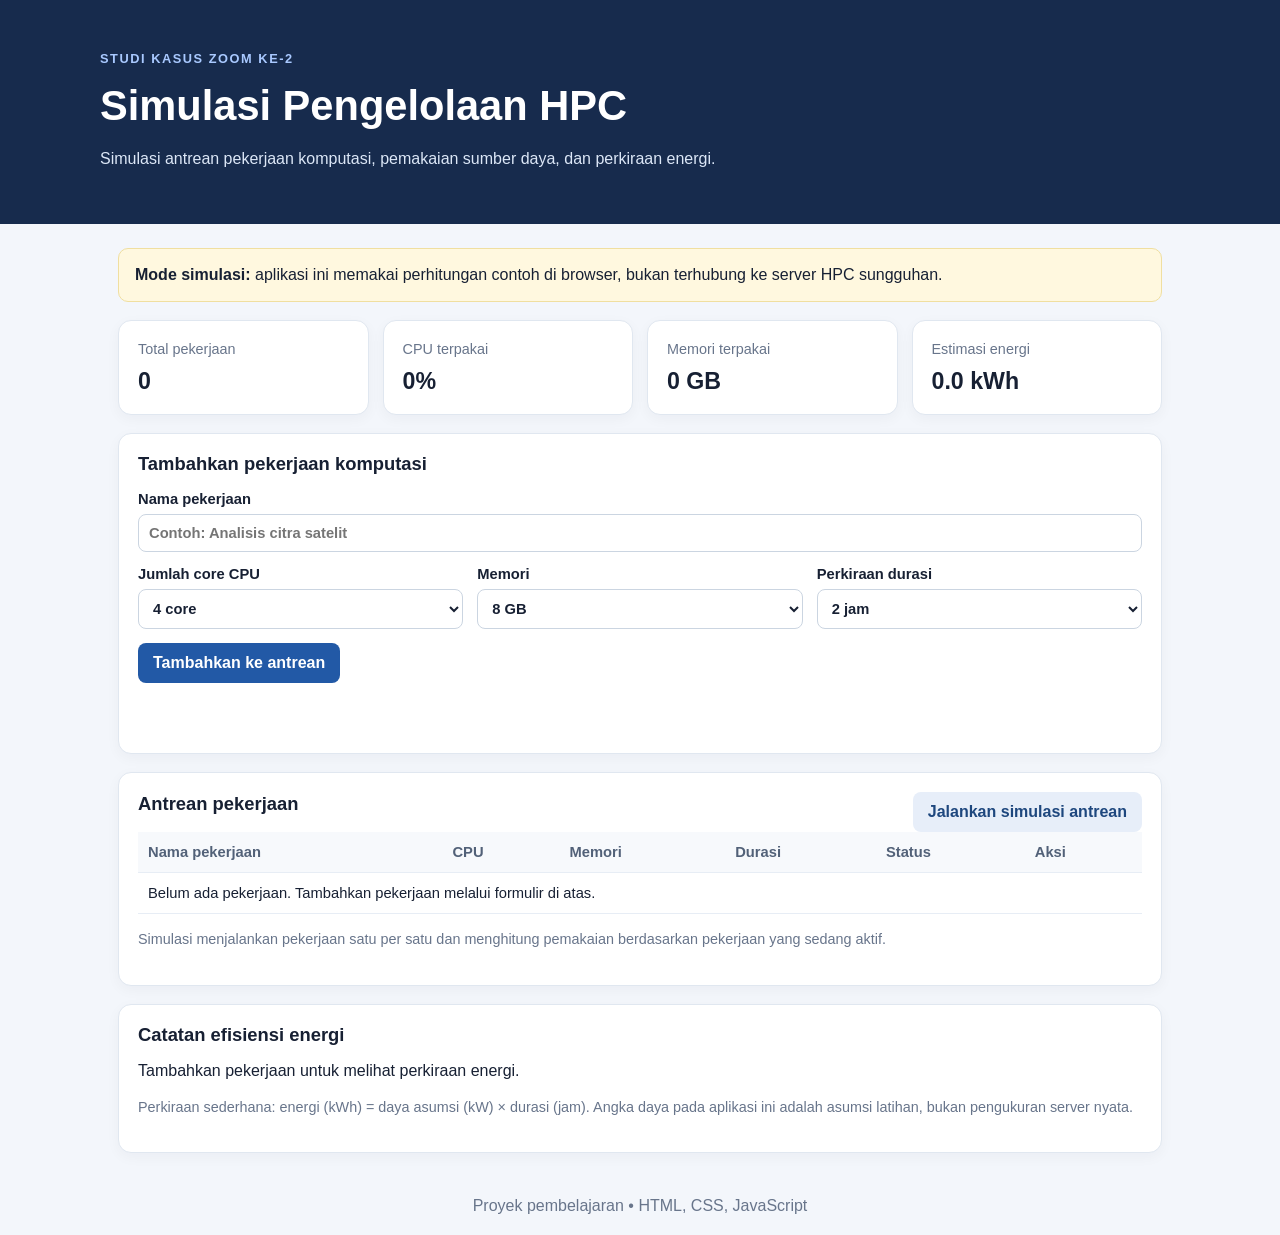
<file: STUDI KASUS KE-2/index.html>
<!doctype html>
<html lang="id">
<head>
  <meta charset="utf-8">
  <meta name="viewport" content="width=device-width, initial-scale=1">
  <title>Simulasi Pengelolaan HPC</title>
  <link rel="stylesheet" href="style.css">
</head>
<body>
  <header>
    <p class="eyebrow">STUDI KASUS ZOOM KE-2</p>
    <h1>Simulasi Pengelolaan HPC</h1>
    <p>Simulasi antrean pekerjaan komputasi, pemakaian sumber daya, dan perkiraan energi.</p>
  </header>
  <main>
    <div class="notice"><strong>Mode simulasi:</strong> aplikasi ini memakai perhitungan contoh di browser, bukan terhubung ke server HPC sungguhan.</div>
    <section class="metrics">
      <article class="metric"><span>Total pekerjaan</span><strong id="totalJobs">0</strong></article>
      <article class="metric"><span>CPU terpakai</span><strong id="cpuUsed">0%</strong></article>
      <article class="metric"><span>Memori terpakai</span><strong id="memoryUsed">0 GB</strong></article>
      <article class="metric"><span>Estimasi energi</span><strong id="energy">0 kWh</strong></article>
    </section>
    <section class="panel">
      <h2>Tambahkan pekerjaan komputasi</h2>
      <form id="jobForm">
        <label>Nama pekerjaan<input id="jobName" maxlength="50" required placeholder="Contoh: Analisis citra satelit"></label>
        <div class="form-grid">
          <label>Jumlah core CPU<select id="cores"><option value="2">2 core</option><option value="4" selected>4 core</option><option value="8">8 core</option><option value="16">16 core</option></select></label>
          <label>Memori<select id="memory"><option value="4">4 GB</option><option value="8" selected>8 GB</option><option value="16">16 GB</option><option value="32">32 GB</option></select></label>
          <label>Perkiraan durasi<select id="duration"><option value="1">1 jam</option><option value="2" selected>2 jam</option><option value="4">4 jam</option><option value="8">8 jam</option></select></label>
        </div>
        <button type="submit">Tambahkan ke antrean</button>
      </form>
      <p id="formMessage" class="message" aria-live="polite"></p>
    </section>
    <section class="panel">
      <div class="section-heading"><h2>Antrean pekerjaan</h2><button id="runButton" class="secondary">Jalankan simulasi antrean</button></div>
      <div class="table-wrap">
        <table><thead><tr><th>Nama pekerjaan</th><th>CPU</th><th>Memori</th><th>Durasi</th><th>Status</th><th>Aksi</th></tr></thead><tbody id="jobRows"></tbody></table>
      </div>
      <p class="muted">Simulasi menjalankan pekerjaan satu per satu dan menghitung pemakaian berdasarkan pekerjaan yang sedang aktif.</p>
    </section>
    <section class="panel">
      <h2>Catatan efisiensi energi</h2>
      <p id="energyNote">Tambahkan pekerjaan untuk melihat perkiraan energi.</p>
      <p class="muted">Perkiraan sederhana: energi (kWh) = daya asumsi (kW) × durasi (jam). Angka daya pada aplikasi ini adalah asumsi latihan, bukan pengukuran server nyata.</p>
    </section>
  </main>
  <footer>Proyek pembelajaran • HTML, CSS, JavaScript</footer>
  <script src="app.js"></script>
</body>
</html>
</file>
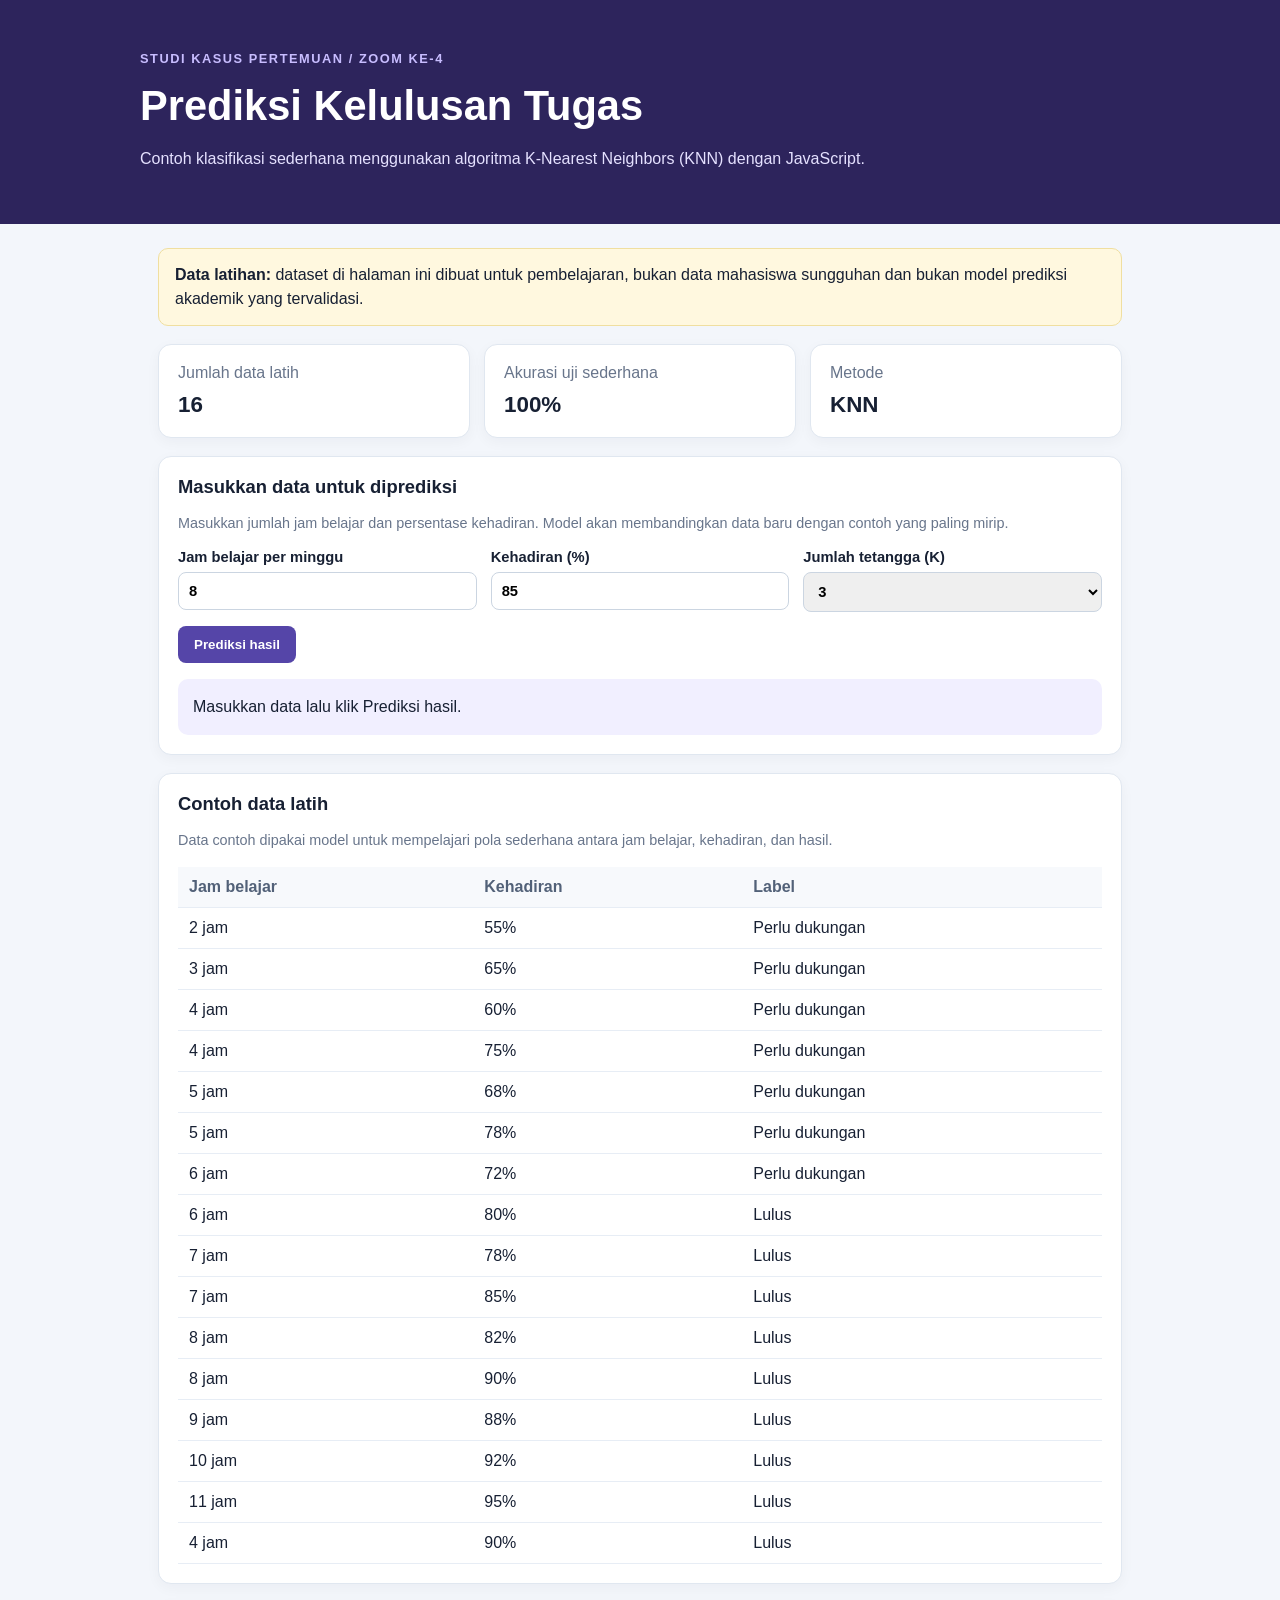
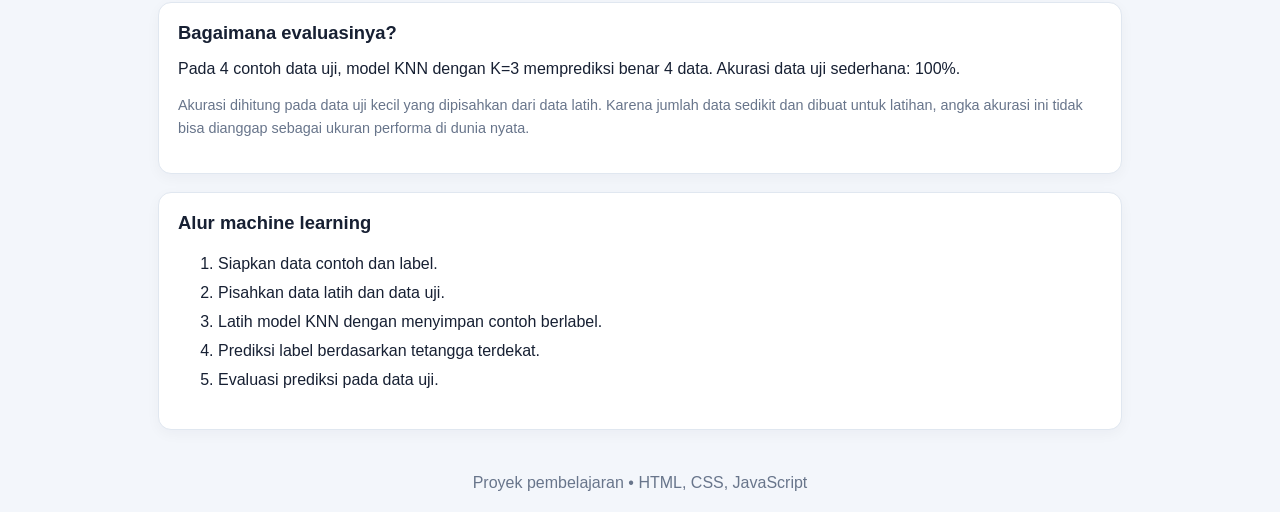
<file: STUDI KASUS KE-4/index.html>
<!doctype html>
<html lang="id">
<head>
<meta charset="utf-8"><meta name="viewport" content="width=device-width, initial-scale=1">
<title>Studi Kasus Machine Learning</title><link rel="stylesheet" href="style.css">
</head>
<body>
<header><p class="eyebrow">STUDI KASUS PERTEMUAN / ZOOM KE-4</p><h1>Prediksi Kelulusan Tugas</h1>
<p>Contoh klasifikasi sederhana menggunakan algoritma K-Nearest Neighbors (KNN) dengan JavaScript.</p></header>
<main>
<div class="notice"><b>Data latihan:</b> dataset di halaman ini dibuat untuk pembelajaran, bukan data mahasiswa sungguhan dan bukan model prediksi akademik yang tervalidasi.</div>
<section class="cards">
<article><span>Jumlah data latih</span><strong id="trainCount">0</strong></article>
<article><span>Akurasi uji sederhana</span><strong id="accuracy">-</strong></article>
<article><span>Metode</span><strong>KNN</strong></article>
</section>
<section class="panel">
<h2>Masukkan data untuk diprediksi</h2>
<p class="muted">Masukkan jumlah jam belajar dan persentase kehadiran. Model akan membandingkan data baru dengan contoh yang paling mirip.</p>
<form id="predictForm">
<div class="form-grid">
<label>Jam belajar per minggu<input id="hours" type="number" min="0" max="40" step="0.5" value="8" required></label>
<label>Kehadiran (%)<input id="attendance" type="number" min="0" max="100" step="1" value="85" required></label>
<label>Jumlah tetangga (K)<select id="k"><option>1</option><option selected>3</option><option>5</option></select></label>
</div>
<button type="submit">Prediksi hasil</button>
</form>
<div id="result" class="result" aria-live="polite">Masukkan data lalu klik Prediksi hasil.</div>
</section>
<section class="panel">
<h2>Contoh data latih</h2>
<p class="muted">Data contoh dipakai model untuk mempelajari pola sederhana antara jam belajar, kehadiran, dan hasil.</p>
<div class="table-wrap"><table><thead><tr><th>Jam belajar</th><th>Kehadiran</th><th>Label</th></tr></thead><tbody id="trainingRows"></tbody></table></div>
</section>
<section class="panel">
<h2>Bagaimana evaluasinya?</h2>
<p id="evaluation"></p>
<p class="muted">Akurasi dihitung pada data uji kecil yang dipisahkan dari data latih. Karena jumlah data sedikit dan dibuat untuk latihan, angka akurasi ini tidak bisa dianggap sebagai ukuran performa di dunia nyata.</p>
</section>
<section class="panel">
<h2>Alur machine learning</h2>
<ol><li>Siapkan data contoh dan label.</li><li>Pisahkan data latih dan data uji.</li><li>Latih model KNN dengan menyimpan contoh berlabel.</li><li>Prediksi label berdasarkan tetangga terdekat.</li><li>Evaluasi prediksi pada data uji.</li></ol>
</section>
</main><footer>Proyek pembelajaran • HTML, CSS, JavaScript</footer><script src="app.js"></script>
</body></html>
</file>
<file: STUDI KASUS KE-2/style.css>
:root{font-family:Arial,sans-serif;color:#172033;background:#f3f6fb}*{box-sizing:border-box}body{margin:0}header{background:#172b4d;color:#fff;padding:36px max(20px,calc((100% - 1080px)/2))}header p{line-height:1.6;color:#dce7f7}.eyebrow{font-size:.8rem;letter-spacing:.12em;color:#a9c9ff;font-weight:bold}h1{font-size:clamp(1.8rem,4vw,2.6rem);margin:8px 0}main{max-width:1080px;margin:24px auto;padding:0 18px}.notice{padding:14px 16px;background:#fff8df;border:1px solid #f0dfa0;border-radius:10px;line-height:1.5;margin-bottom:18px}.metrics{display:grid;grid-template-columns:repeat(4,minmax(0,1fr));gap:14px;margin-bottom:18px}.metric,.panel{background:#fff;border:1px solid #e0e7f0;border-radius:13px;padding:19px;box-shadow:0 4px 14px #1720330a}.metric span{color:#68758b;font-size:.9rem}.metric strong{display:block;font-size:1.45rem;margin-top:10px}.panel{margin-bottom:18px}h2{font-size:1.15rem;margin:0 0 16px}.form-grid{display:grid;grid-template-columns:repeat(3,minmax(0,1fr));gap:14px}label{display:flex;flex-direction:column;gap:7px;font-weight:600;font-size:.92rem;margin-bottom:14px}input,select{font:inherit;border:1px solid #cbd5e1;border-radius:8px;padding:10px;background:#fff;color:#172033}button{border:0;border-radius:8px;background:#2259a6;color:#fff;padding:11px 15px;font:inherit;font-weight:bold;cursor:pointer}button:hover{filter:brightness(.95)}button.secondary{background:#e7eef9;color:#1e477e}.section-heading{display:flex;align-items:center;justify-content:space-between;gap:12px;flex-wrap:wrap}.table-wrap{overflow-x:auto}table{border-collapse:collapse;width:100%;min-width:650px}th,td{text-align:left;padding:12px 10px;border-bottom:1px solid #e7edf5;font-size:.92rem}th{background:#f7f9fc;color:#526178}.status{display:inline-block;padding:5px 8px;border-radius:99px;font-size:.8rem;background:#edf2f7}.status.running{background:#dceafe;color:#1c4f91}.status.done{background:#dcfce7;color:#166534}.remove{background:#fee2e2;color:#991b1b;padding:6px 9px}.message{min-height:1.2em;color:#1c4f91}.muted{font-size:.9rem;color:#68758b;line-height:1.6}footer{text-align:center;padding:20px;color:#68758b}@media(max-width:800px){.metrics{grid-template-columns:repeat(2,minmax(0,1fr))}}@media(max-width:560px){.metrics,.form-grid{grid-template-columns:1fr}.section-heading{align-items:flex-start}}
</file>
<file: STUDI KASUS KE-4/style.css>
:root{font-family:Arial,sans-serif;color:#172033;background:#f3f6fb}*{box-sizing:border-box}body{margin:0}header{background:#2d245c;color:white;padding:36px max(20px,calc((100% - 1000px)/2))}header p{line-height:1.6;color:#e5e1ff}.eyebrow{font-size:.8rem;letter-spacing:.12em;font-weight:bold;color:#c8bdff}h1{font-size:clamp(1.8rem,4vw,2.6rem);margin:8px 0}main{max-width:1000px;margin:24px auto;padding:0 18px}.notice{background:#fff8df;border:1px solid #f0dfa0;padding:14px 16px;border-radius:10px;line-height:1.5;margin-bottom:18px}.cards{display:grid;grid-template-columns:repeat(3,minmax(0,1fr));gap:14px;margin-bottom:18px}.cards article,.panel{background:#fff;border:1px solid #e0e7f0;border-radius:13px;padding:19px;box-shadow:0 4px 14px #1720330a}.cards span{color:#68758b}.cards strong{display:block;font-size:1.4rem;margin-top:10px}.panel{margin-bottom:18px}h2{font-size:1.15rem;margin:0 0 12px}.muted{color:#68758b;font-size:.9rem;line-height:1.6}.form-grid{display:grid;grid-template-columns:repeat(3,minmax(0,1fr));gap:14px}label{display:flex;flex-direction:column;gap:7px;font-weight:bold;font-size:.92rem;margin-bottom:14px}input,select{font:inherit;padding:10px;border:1px solid #cbd5e1;border-radius:8px;min-width:0}button{padding:11px 16px;border:0;border-radius:8px;background:#5545a8;color:white;font-weight:bold;cursor:pointer}.result{margin-top:16px;padding:15px;background:#f1efff;border-radius:10px;line-height:1.6}.result strong{font-size:1.1rem}.table-wrap{overflow-x:auto}table{width:100%;border-collapse:collapse;min-width:450px}th,td{text-align:left;padding:11px;border-bottom:1px solid #e7edf5}th{background:#f7f9fc;color:#526178}footer{text-align:center;padding:20px;color:#68758b}ol{line-height:1.8}@media(max-width:650px){.cards,.form-grid{grid-template-columns:1fr}}
</file>
